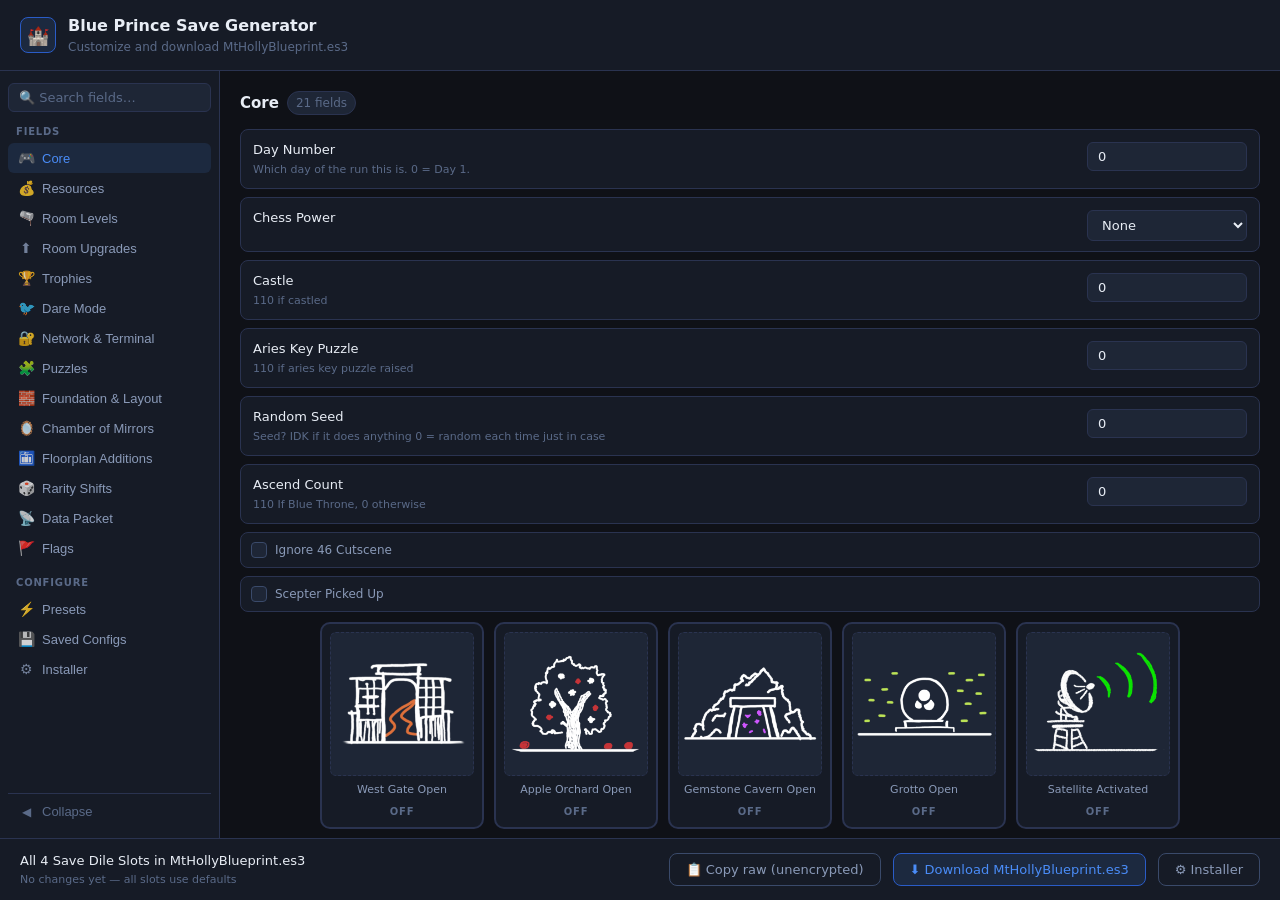
<file: index.html>
<!DOCTYPE html>
<html lang="en">

<head>
  <meta charset="UTF-8">
  <meta name="viewport" content="width=device-width, initial-scale=1.0">
  <title>Blue Prince Save Generator</title>
  <link rel="stylesheet" href="src/ui/styles.css">
</head>

<body>
  <div class="app">

    <header>
      <div class="logo">🏰</div>
      <div class="title-block">
        <h1>Blue Prince Save Generator</h1>
        <p>Customize and download MtHollyBlueprint.es3</p>
      </div>
    </header>

    <aside>
      <div class="sidebar-search-wrap">
        <input class="sidebar-search" type="text" placeholder="🔍 Search fields…" autocomplete="off"
          oninput="handleGlobalSearch(this.value)">
      </div>
      <div class="tab-section">
        <span class="tab-section-label">Fields</span>
        <button class="nav-btn" title="Core" onclick="showPanel('editor-Core')"><span class="icon">🎮</span><span
            class="nav-label">Core</span><span class="nav-count" id="cnt-Core"></span></button>
        <button class="nav-btn" title="Resources" onclick="showPanel('editor-Resources')"><span
            class="icon">💰</span><span class="nav-label">Resources</span><span class="nav-count"
            id="cnt-Resources"></span></button>
        <button class="nav-btn" title="Room Levels" onclick="showPanel('editor-Room Levels')"><span
            class="icon">🫗</span><span class="nav-label">Room Levels</span><span class="nav-count"
            id="cnt-Room Levels"></span></button>
        <button class="nav-btn" title="Room Upgrades" onclick="showPanel('editor-Room Upgrades')"><span
            class="icon">⬆</span><span class="nav-label">Room Upgrades</span><span class="nav-count"
            id="cnt-Room Upgrades"></span></button>
        <button class="nav-btn" title="Trophies" onclick="showPanel('editor-Trophies')"><span
            class="icon">🏆</span><span class="nav-label">Trophies</span><span class="nav-count"
            id="cnt-Trophies"></span></button>
        <button class="nav-btn" title="Dare Mode" onclick="showPanel('editor-Dare Mode')"><span
            class="icon">🐦</span><span class="nav-label">Dare Mode</span><span class="nav-count"
            id="cnt-Dare Mode"></span></button>
        <button class="nav-btn" title="Network &amp; Terminal"
          onclick="showPanel('editor-Network &amp; Terminal')"><span class="icon">🔐</span><span
            class="nav-label">Network &amp; Terminal</span><span class="nav-count"
            id="cnt-Network &amp; Terminal"></span></button>
        <button class="nav-btn" title="Puzzles" onclick="showPanel('editor-Puzzles')"><span class="icon">🧩</span><span
            class="nav-label">Puzzles</span><span class="nav-count" id="cnt-Puzzles"></span></button>
        <button class="nav-btn" title="Foundation &amp; Layout"
          onclick="showPanel('editor-Foundation &amp; Layout')"><span class="icon">🧱</span><span
            class="nav-label">Foundation &amp; Layout</span><span class="nav-count"
            id="cnt-Foundation &amp; Layout"></span></button>
        <button class="nav-btn" title="Chamber of Mirrors Additions"
          onclick="showPanel('editor-Chamber of Mirrors Additions')"><span class="icon">🪞</span><span
            class="nav-label">Chamber of Mirrors</span><span class="nav-count"
            id="cnt-Chamber of Mirrors Additions"></span></button>
        <button class="nav-btn" title="Floorplan Additions" onclick="showPanel('editor-Floorplan Additions')"><span
            class="icon">🛅</span><span class="nav-label">Floorplan Additions</span><span class="nav-count"
            id="cnt-Floorplan Additions"></span></button>
        <button class="nav-btn" title="Rarity Shifts" onclick="showPanel('rarity-shifts')"><span
            class="icon">🎲</span><span class="nav-label">Rarity Shifts</span><span class="nav-count"
            id="cnt-rarity"></span></button>
        <button class="nav-btn" title="Data Packet" onclick="showPanel('data-packet')"><span class="icon">📡</span><span
            class="nav-label">Data Packet</span><span class="nav-count" id="cnt-data-packet"></span></button>
        <button class="nav-btn" title="Flags" onclick="showPanel('flags')"><span class="icon">🚩</span><span
            class="nav-label">Flags</span><span class="nav-count" id="cnt-flags"></span></button>
      </div>
      <div class="tab-section">
        <span class="tab-section-label">Configure</span>
        <button class="nav-btn" title="Presets" onclick="showPanel('presets')"><span class="icon">⚡</span><span
            class="nav-label">Presets</span></button>
        <button class="nav-btn" title="Saved Configs" onclick="showPanel('configs')"><span class="icon">💾</span><span
            class="nav-label">Saved Configs</span></button>
        <button class="nav-btn" title="Installer" onclick="showPanel('installer')"><span class="icon">⚙</span><span
            class="nav-label">Installer</span></button>
      </div>
      <button class="sidebar-toggle-btn" title="Toggle sidebar" onclick="toggleSidebar()">
        <span class="icon" id="sidebar-arrow">◀</span><span class="nav-label">Collapse</span>
      </button>
    </aside>

    <main id="main-panels">

      <!-- Flags panel -->
      <div class="panel" id="panel-flags">
        <div class="section-header">
          <h2>Flags &amp; Booleans</h2>
          <span class="count" id="flags-on-count">0 on</span>
        </div>
        <p class="desc-text">Toggle boolean game state flags. Green = true/on. Applied to all 4 slots.</p>
        <div class="bool-grid" id="bool-grid"></div>
      </div>

      <!-- Presets panel -->
      <div class="panel" id="panel-presets">
        <div class="section-header">
          <h2>Presets</h2>
        </div>
        <p class="desc-text">Quick-apply common setups. Values merge into your config — other fields stay unchanged.
          Applied to all 4 slots.</p>
        <div class="preset-grid" id="preset-grid"></div>
      </div>

      <!-- Saved configs panel -->
      <div class="panel" id="panel-configs">
        <div class="section-header">
          <h2>Saved Configurations</h2>
        </div>
        <p class="desc-text">Save your setup as a shareable JSON. Import from others the same way.</p>
        <div class="config-save-row">
          <input type="text" id="config-name-input" placeholder="Configuration name…"
            onkeydown="if(event.key==='Enter') saveConfig()">
          <button class="btn" onclick="saveConfig()">💾 Save current</button>
          <label class="file-label">
            📂 Import JSON
            <input type="file" accept=".json" style="display:none" onchange="importConfig(event)">
          </label>
        </div>
        <div class="import-drop" id="import-drop">
          <div style="font-size:24px">📁</div>
          <p>Drop a config JSON here or click to browse</p>
          <input type="file" accept=".json" style="display:none" onchange="importConfig(event)">
        </div>
        <div class="config-list" id="config-list">
          <div class="empty-state">No saved configs yet.</div>
        </div>
      </div>

      <!-- Installer panel -->
      <div class="panel" id="panel-installer">
        <div class="section-header">
          <h2>Installer</h2>
        </div>

        <!-- ── Direct install ── -->
        <div class="installer-section">
          <div class="installer-section-title">Direct install <span class="installer-badge">Recommended</span></div>
          <p class="installer-section-desc">
            Pick your save folder and the website writes the file straight to disk — no script, no Windows security
            warnings.
            Also backs up your old save to a <strong>Save Folders/{timestamp}/</strong> subfolder automatically.<br>
            <span class="installer-note">Requires Chrome or Edge. Blue Prince must be closed first.</span>
          </p>
          <button class="btn btn-primary" id="direct-install-btn" onclick="directInstall()">
            📁 Pick Save Folder &amp; Install
          </button>
        </div>

        <div class="installer-divider"></div>

        <!-- ── .bat installer ── -->
        <div class="installer-section">
          <div class="installer-section-title">Batch installer (.bat) <span
              class="installer-badge installer-badge-alt">Also launches the game</span></div>
          <p class="installer-section-desc">
            Generates a <strong>Blue_Prince_Install.bat</strong> that backs up your old save, installs the new one, and
            launches Blue Prince.<br>
            <span class="installer-note">
              If Windows blocks the file: right-click it → <strong>Properties</strong> → check <strong>Unblock</strong>
              → OK, then double-click to run.
            </span>
          </p>

          <div class="installer-form">
            <div class="installer-field">
              <label class="installer-label" for="installer-save-path">Save file path</label>
              <p class="installer-hint">Full path to MtHollyBlueprint.es3 — e.g.
                <code>C:\Users\YourName\AppData\LocalLow\Dogubomb\BLUE PRINCE\storage\MtHollyBlueprint.es3</code>
              </p>
              <input type="text" id="installer-save-path" class="installer-input"
                placeholder="C:\Users\...\storage\MtHollyBlueprint.es3"
                oninput="localStorage.setItem('bp_inst_save', this.value)">
            </div>

            <div class="installer-field">
              <label class="installer-label" for="installer-game-exe">Blue Prince executable <span
                  class="installer-optional">(optional)</span></label>
              <p class="installer-hint">Full path to the game .exe e.g.
                C:\Program Files (x86)\Steam\steamapps\common\Blue Prince\BLUE PRINCE.exe
                — leave blank to skip auto-launch.</p>
              <input type="text" id="installer-game-exe" class="installer-input"
                placeholder="C:\Program Files (x86)\Steam\steamapps\common\Blue Prince\Blue Prince.exe"
                oninput="localStorage.setItem('bp_inst_game', this.value)">
            </div>

            <button class="btn installer-download-btn" id="inst-panel-btn" onclick="downloadInstaller()">
              ⬇ Download installer.bat
            </button>
          </div>
        </div>
      </div>

      <!-- Field editor panels are injected here by app.js at runtime -->

    </main>

    <footer>
      <div class="footer-info">
        <div class="fi-title">All 4 Save Dile Slots in MtHollyBlueprint.es3</div>
        <div class="fi-sub" id="footer-sub">Ready to drop into your Blue Prince save directory</div>
      </div>
      <button class="btn" onclick="copyRaw()" id="copy-btn">📋 Copy raw (unencrypted)</button>
      <button class="btn btn-primary" onclick="downloadEncrypted()" id="enc-btn">⬇ Download
        MtHollyBlueprint.es3</button>
      <button class="btn" onclick="showPanel('installer')" id="inst-btn"
        title="Set up and download the Windows batch installer">
        ⚙ Installer
      </button>
    </footer>

  </div>
  <div class="toast" id="toast"></div>

  <!-- Data (field definitions and save template) -->
  <script src="src/data/fields.js"></script>
  <script src="src/data/save_template.js"></script>

  <!-- Engine (save generation and encryption) -->
  <script src="src/engine/savegen.js"></script>
  <script src="src/engine/encrypt.js"></script>
  <script src="src/engine/install.js"></script>

  <!-- UI (must load last — depends on all of the above) -->
  <script src="src/ui/app.js"></script>

</body>

</html>
</file>
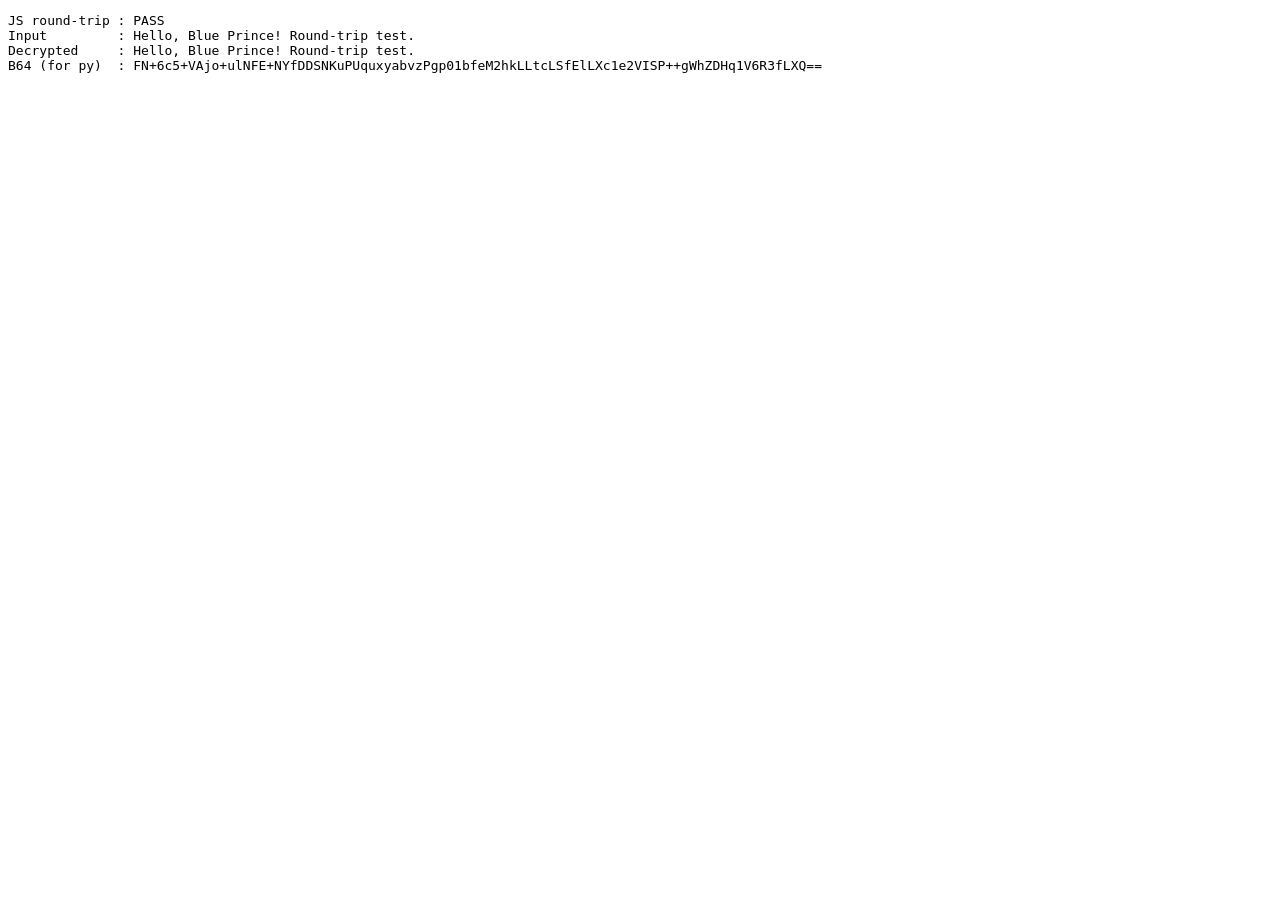
<file: tools/encrypt_test.html>
<!DOCTYPE html>
<html>
<head><meta charset="UTF-8"><title>encrypt.js test</title></head>
<body>
<pre id="out">Running...</pre>
<script src="../src/engine/encrypt.js"></script>
<script>
(async () => {
  const out = document.getElementById('out');
  const TEST = 'Hello, Blue Prince! Round-trip test.';
  try {
    const b64 = await es3Encrypt(TEST);
    const decrypted = await es3Decrypt(b64);
    const ok = decrypted === TEST;
    out.textContent = [
      'JS round-trip : ' + (ok ? 'PASS' : 'FAIL'),
      'Input         : ' + TEST,
      'Decrypted     : ' + decrypted,
      'B64 (for py)  : ' + b64,
    ].join('\n');
  } catch(e) {
    out.textContent = 'ERROR: ' + e;
  }
})();
</script>
</body>
</html>
</file>
<file: src/ui/styles.css>
/* =============================================================================
   STYLES.CSS  —  All visual styling for the Blue Prince Save Generator
   ============================================================================= */

*, *::before, *::after { box-sizing: border-box; margin: 0; padding: 0; }

:root {
  --bg:         #0f1117;
  --bg2:        #161b26;
  --bg3:        #1e2636;
  --bg4:        #252d3d;
  --border:     #2a3350;
  --border2:    #3a4a6a;
  --text:       #e8edf5;
  --text2:      #8a9ab8;
  --text3:      #5a6a88;
  --accent:     #4a8cf7;
  --accent2:    #2a5cc7;
  --accent-bg:  rgba(74, 140, 247, 0.12);
  --green:      #3dba78;
  --green-bg:   rgba(61, 186, 120, 0.12);
  --red:        #e05050;
  --radius:     8px;
  --radius-lg:  12px;
}

body {
  font-family: -apple-system, BlinkMacSystemFont, 'Segoe UI', system-ui, sans-serif;
  background: var(--bg);
  color: var(--text);
  font-size: 14px;
  line-height: 1.5;
  min-height: 100vh;
}

/* ── Layout ─────────────────────────────────────────────────────────────────── */

.app {
  display: grid;
  grid-template-columns: 220px 1fr;
  grid-template-rows: auto 1fr auto;
  height: 100vh;
  overflow: hidden;
  transition: grid-template-columns .18s ease;
}
.app.sidebar-collapsed { grid-template-columns: 48px 1fr; }

/* ── Header ──────────────────────────────────────────────────────────────────── */

header {
  grid-column: 1 / -1;
  display: flex;
  align-items: center;
  gap: 12px;
  padding: 14px 20px;
  background: var(--bg2);
  border-bottom: 1px solid var(--border);
  z-index: 10;
}

.logo {
  width: 36px; height: 36px;
  border-radius: 8px;
  background: var(--accent-bg);
  border: 1px solid var(--accent2);
  display: flex; align-items: center; justify-content: center;
  font-size: 18px;
  flex-shrink: 0;
}

.title-block h1 { font-size: 16px; font-weight: 600; }
.title-block p  { font-size: 12px; color: var(--text3); }

.header-right  { margin-left: auto; display: flex; align-items: center; gap: 8px; }
.slot-label    { font-size: 12px; color: var(--text3); }

.slot-btn {
  padding: 4px 10px;
  font-size: 12px;
  border: 1px solid var(--border);
  border-radius: 6px;
  background: transparent;
  color: var(--text2);
  cursor: pointer;
  transition: all .15s;
}
.slot-btn.active          { background: var(--accent-bg); border-color: var(--accent2); color: var(--accent); }
.slot-btn:hover:not(.active) { background: var(--bg3); border-color: var(--border2); }

/* ── Sidebar ─────────────────────────────────────────────────────────────────── */

aside {
  background: var(--bg2);
  border-right: 1px solid var(--border);
  overflow-y: auto;
  overflow-x: hidden;
  padding: 12px 8px;
  display: flex;
  flex-direction: column;
}

.tab-section        { margin-bottom: 8px; }
.tab-section-label  {
  font-size: 10px; font-weight: 600; color: var(--text3);
  text-transform: uppercase; letter-spacing: .08em;
  padding: 4px 8px; display: block;
  white-space: nowrap;
}

.nav-btn {
  display: flex; align-items: center; gap: 8px;
  width: 100%; padding: 7px 10px;
  border: none; border-radius: 6px;
  background: transparent; color: var(--text2);
  cursor: pointer; font-size: 13px; text-align: left;
  transition: all .12s; white-space: nowrap;
}
.nav-btn:hover        { background: var(--bg3); color: var(--text); }
.nav-btn.active       { background: var(--accent-bg); color: var(--accent); }
.nav-btn .icon        { width: 16px; text-align: center; font-size: 14px; opacity: .8; flex-shrink: 0; }
.nav-label            { overflow: hidden; text-overflow: ellipsis; }
.nav-count            { margin-left: auto; font-size: 10px; color: var(--text3); flex-shrink: 0; }

/* ── Sidebar search ──────────────────────────────────────────────────────────── */

.sidebar-search-wrap { padding: 0 0 8px; }
.sidebar-search {
  width: 100%; padding: 6px 10px; font-size: 12px;
  background: var(--bg3); border: 1px solid var(--border);
  border-radius: 6px; color: var(--text); outline: none;
  font-family: inherit; transition: border-color .15s;
}
.sidebar-search:focus  { border-color: var(--accent); }
.sidebar-search::placeholder { color: var(--text3); }

/* ── Sidebar collapse ────────────────────────────────────────────────────────── */

.sidebar-toggle-btn {
  display: flex; align-items: center; gap: 8px;
  width: 100%; padding: 7px 10px; margin-top: auto; padding-top: 10px;
  border: none; border-top: 1px solid var(--border);
  background: transparent; color: var(--text3);
  cursor: pointer; font-size: 13px; text-align: left;
  transition: color .12s; white-space: nowrap; flex-shrink: 0;
}
.sidebar-toggle-btn:hover { color: var(--text); }
.sidebar-toggle-btn .icon { width: 16px; text-align: center; font-size: 12px; flex-shrink: 0; }

.app.sidebar-collapsed .sidebar-search-wrap { display: none; }
.app.sidebar-collapsed .tab-section-label   { display: none; }
.app.sidebar-collapsed .nav-label           { display: none; }
.app.sidebar-collapsed .nav-count           { display: none; }
.app.sidebar-collapsed .nav-btn             { justify-content: center; padding: 8px 0; }
.app.sidebar-collapsed .nav-btn .icon       { width: auto; font-size: 16px; }
.app.sidebar-collapsed .sidebar-toggle-btn  { justify-content: center; padding: 10px 0 8px; }

/* ── Search results panel ────────────────────────────────────────────────────── */

.search-result-wrap   { margin-bottom: 6px; }
.search-section-tag {
  font-size: 10px; font-weight: 600; text-transform: uppercase;
  letter-spacing: .08em; color: var(--accent); margin-bottom: 3px; display: block;
}

/* ── Main panel ──────────────────────────────────────────────────────────────── */

main    { overflow-y: auto; padding: 20px; }
.panel  { display: none; }
.panel.active { display: block; }

.section-header    { display: flex; align-items: center; gap: 8px; margin-bottom: 14px; }
.section-header h2 { font-size: 15px; font-weight: 600; }
.section-header .count {
  font-size: 12px; color: var(--text3);
  background: var(--bg3); border: 1px solid var(--border);
  padding: 2px 8px; border-radius: 20px;
}
.desc-text { font-size: 13px; color: var(--text2); margin-bottom: 16px; line-height: 1.6; }
.desc-text code {
  font-family: monospace; font-size: 12px;
  background: var(--bg3); padding: 1px 5px; border-radius: 4px;
}

/* ── Field rows ──────────────────────────────────────────────────────────────── */

.field-grid { display: grid; gap: 8px; }
.field-row {
  display: grid; grid-template-columns: 1fr 160px;
  gap: 12px; align-items: start;
  padding: 10px 12px;
  background: var(--bg2); border: 1px solid var(--border);
  border-radius: var(--radius);
  transition: border-color .12s;
}
.field-row:hover    { border-color: var(--border2); }
.field-row.modified { border-color: var(--accent2); background: var(--accent-bg); }

.field-label { font-size: 13px; font-weight: 500; color: var(--text); margin-bottom: 2px; }
.field-desc  { font-size: 11px; color: var(--text3); line-height: 1.5; }
.field-input-wrap { padding-top: 2px; }

/* ── Inputs ──────────────────────────────────────────────────────────────────── */

input[type=number],
input[type=text],
select {
  width: 100%; padding: 6px 10px; font-size: 13px;
  background: var(--bg3); border: 1px solid var(--border);
  border-radius: 6px; color: var(--text);
  outline: none; transition: border-color .15s;
  font-family: inherit;
}
input[type=number]:focus,
input[type=text]:focus,
select:focus { border-color: var(--accent); background: var(--bg4); }

/* ── Searchable select ───────────────────────────────────────────────────────── */
.ss-wrap { position: relative; }
.ss-dropdown {
  display: none; position: absolute; top: calc(100% + 2px); left: 0;
  min-width: 100%; max-height: 220px; overflow-y: auto;
  background: var(--bg3); border: 1px solid var(--border);
  border-radius: 6px; z-index: 200;
  box-shadow: 0 4px 14px rgba(0,0,0,.45);
}
.ss-dropdown.open { display: block; }
.ss-option {
  padding: 7px 10px; font-size: 13px; color: var(--text); cursor: pointer;
}
.ss-option:hover { background: var(--bg4); color: var(--accent); }

/* ── Boolean flags ───────────────────────────────────────────────────────────── */

.bool-grid {
  display: grid;
  grid-template-columns: repeat(auto-fill, minmax(220px, 1fr));
  gap: 8px;
}
.bool-item {
  display: flex; align-items: center; gap: 8px;
  padding: 8px 10px;
  background: var(--bg2); border: 1px solid var(--border);
  border-radius: var(--radius);
  cursor: pointer; transition: all .12s; user-select: none;
}
.bool-item:hover  { background: var(--bg3); border-color: var(--border2); }
.bool-item.on     { background: var(--green-bg); border-color: #2a8a58; }

.bool-check {
  width: 16px; height: 16px; border-radius: 4px;
  border: 1px solid var(--border2); background: var(--bg3);
  display: flex; align-items: center; justify-content: center;
  flex-shrink: 0; font-size: 11px; transition: all .12s;
}
.bool-item.on .bool-check { background: var(--green); border-color: var(--green); color: #fff; }

.bool-item-label       { font-size: 12px; color: var(--text2); flex: 1; word-break: break-word; }
.bool-item.on .bool-item-label { color: var(--green); }

/* ── Presets ─────────────────────────────────────────────────────────────────── */

.preset-grid {
  display: grid; grid-template-columns: repeat(auto-fill, minmax(220px, 1fr)); gap: 12px;
}
.preset-card  { padding: 16px; background: var(--bg2); border: 1px solid var(--border); border-radius: var(--radius-lg); }
.preset-title { font-size: 14px; font-weight: 600; margin-bottom: 4px; }
.preset-desc  { font-size: 12px; color: var(--text2); margin-bottom: 10px; }
.preset-vals  { font-size: 11px; color: var(--text3); font-family: monospace; margin-bottom: 12px; line-height: 1.8; }

.btn-apply {
  width: 100%; padding: 7px; font-size: 12px;
  border: 1px solid var(--border2); border-radius: 6px;
  background: transparent; color: var(--text2);
  cursor: pointer; transition: all .12s; font-family: inherit;
}
.btn-apply:hover { background: var(--accent-bg); border-color: var(--accent2); color: var(--accent); }

/* ── Saved configs ───────────────────────────────────────────────────────────── */

.config-save-row { display: flex; gap: 8px; margin-bottom: 16px; flex-wrap: wrap; }
.config-save-row input { flex: 1; min-width: 180px; }
.config-list { display: grid; gap: 8px; }

.config-item {
  display: flex; align-items: center; gap: 10px;
  padding: 10px 14px;
  background: var(--bg2); border: 1px solid var(--border);
  border-radius: var(--radius);
}
.config-info  { flex: 1; }
.config-name  { font-size: 13px; font-weight: 500; }
.config-meta  { font-size: 11px; color: var(--text3); }
.empty-state  {
  padding: 40px; text-align: center; color: var(--text3);
  border: 1px dashed var(--border); border-radius: var(--radius-lg); font-size: 13px;
}

.import-drop {
  border: 2px dashed var(--border); border-radius: var(--radius-lg);
  padding: 30px; text-align: center; cursor: pointer;
  transition: all .2s; margin-bottom: 16px;
}
.import-drop:hover,
.import-drop.drag-over { border-color: var(--accent2); background: var(--accent-bg); }
.import-drop p { font-size: 13px; color: var(--text3); margin-top: 8px; }

/* ── Footer ──────────────────────────────────────────────────────────────────── */

footer {
  grid-column: 1 / -1;
  display: flex; align-items: center; gap: 12px;
  padding: 12px 20px;
  background: var(--bg2); border-top: 1px solid var(--border);
}
.footer-info          { flex: 1; }
.footer-info .fi-title { font-size: 13px; font-weight: 500; }
.footer-info .fi-sub   { font-size: 11px; color: var(--text3); margin-top: 1px; }

/* ── Buttons ─────────────────────────────────────────────────────────────────── */

.btn {
  padding: 8px 16px; font-size: 13px;
  border-radius: var(--radius); border: 1px solid var(--border2);
  background: transparent; color: var(--text2);
  cursor: pointer; transition: all .15s;
  font-family: inherit;
  display: flex; align-items: center; gap: 6px;
}
.btn:hover    { background: var(--bg3); border-color: var(--border2); color: var(--text); }
.btn:disabled { opacity: .5; cursor: not-allowed; }

.btn-primary        { background: var(--accent-bg); border-color: var(--accent2); color: var(--accent); font-weight: 500; }
.btn-primary:hover  { background: rgba(74, 140, 247, 0.2); }

.btn-sm      { padding: 5px 10px; font-size: 12px; }
.btn-danger  { color: var(--red); border-color: transparent; }
.btn-danger:hover { background: rgba(224, 80, 80, 0.1); border-color: var(--red); }

label.file-label {
  display: flex; align-items: center; gap: 6px;
  padding: 8px 16px; font-size: 13px;
  border-radius: var(--radius); border: 1px solid var(--border2);
  background: transparent; color: var(--text2);
  cursor: pointer; transition: all .15s; font-family: inherit;
}
label.file-label:hover { background: var(--bg3); color: var(--text); }

/* ── Toast notification ──────────────────────────────────────────────────────── */

.toast {
  position: fixed; bottom: 80px; right: 20px;
  padding: 10px 16px;
  background: var(--green); color: #fff;
  border-radius: var(--radius);
  font-size: 13px; font-weight: 500;
  opacity: 0; transform: translateY(10px);
  transition: all .2s; pointer-events: none; z-index: 100;
}
.toast.show { opacity: 1; transform: translateY(0); }

/* ── Installer panel ─────────────────────────────────────────────────────────── */

.installer-section         { max-width: 700px; margin-bottom: 4px; }
.installer-section-title   { font-size: 14px; font-weight: 600; margin-bottom: 8px; display: flex; align-items: center; gap: 8px; }
.installer-section-desc    { font-size: 13px; color: var(--text2); line-height: 1.7; margin-bottom: 14px; }
.installer-note            { font-size: 12px; color: var(--text3); }

.installer-badge {
  font-size: 11px; font-weight: 500; padding: 2px 8px; border-radius: 20px;
  background: var(--green-bg); color: var(--green); border: 1px solid #2a8a58;
}
.installer-badge-alt {
  background: var(--accent-bg); color: var(--accent); border-color: var(--accent2);
}

.installer-divider {
  border-top: 1px solid var(--border); margin: 20px 0; max-width: 700px;
}

.installer-form         { display: grid; gap: 16px; }
.installer-field        { display: grid; gap: 6px; }
.installer-label        { font-size: 13px; font-weight: 600; color: var(--text); }
.installer-optional     { font-size: 11px; font-weight: 400; color: var(--text3); }
.installer-hint         { font-size: 11px; color: var(--text3); line-height: 1.5; }
.installer-hint code    {
  font-family: monospace; font-size: 11px;
  background: var(--bg3); padding: 1px 5px; border-radius: 4px;
  word-break: break-all;
}
.installer-input {
  width: 100%; padding: 8px 12px; font-size: 13px;
  background: var(--bg3); border: 1px solid var(--border);
  border-radius: 6px; color: var(--text);
  outline: none; transition: border-color .15s; font-family: monospace;
}
.installer-input:focus     { border-color: var(--accent); background: var(--bg4); }
.installer-download-btn    { justify-self: start; }

/* ── Upgrade image picker ────────────────────────────────────────────────────── */

.field-row.upgrade-row {
  display: block;
  padding: 12px 14px;
}

.upgrade-row-header { margin-bottom: 10px; }

.upgrade-picker-rows {
  display: flex;
  flex-direction: column;
  gap: 8px;
}

.upgrade-picker {
  display: flex;
  flex-wrap: wrap;
  gap: 8px;
}

.upgrade-option {
  display: flex;
  flex-direction: column;
  align-items: center;
  cursor: pointer;
  padding: 6px;
  border: 2px solid var(--border);
  border-radius: 8px;
  background: var(--bg3);
  transition: border-color .15s, background .15s;
  width: 160px;
}

.upgrade-option:hover            { border-color: var(--border2); background: var(--bg4); }
.upgrade-option.selected         { border-color: var(--accent2); background: var(--accent-bg); }
.upgrade-row.modified .upgrade-option.selected { border-color: var(--accent); }

.upgrade-img-wrap {
  width: 144px;
  height: 144px;
  border-radius: 6px;
  background: var(--bg2);
  border: 1px dashed var(--border);
  display: flex;
  align-items: center;
  justify-content: center;
  overflow: hidden;
  flex-shrink: 0;
}

/* When image loads successfully it fills the wrapper */
.upgrade-img-wrap img {
  width: 100%;
  height: 100%;
  object-fit: contain;
  display: block;
  border-radius: 5px;
}

/* broken class added by onerror — hide so wrapper shows dashed placeholder */
.upgrade-img-wrap img.broken { display: none; }

.upgrade-option-label { display: none; }

/* Image-toggle rows embedded inside a regular field-grid (e.g. Core panel) */
.field-grid > .image-toggle-row {
  display: flex; flex-wrap: wrap; justify-content: center;
  gap: 10px; margin: 2px 0;
}

/* ── Rarity Shifts panel ─────────────────────────────────────────────────────── */

.rarity-grid {
  display: grid;
  grid-template-columns: repeat(auto-fill, minmax(160px, 1fr));
  gap: 10px;
}

.rarity-card {
  display: flex;
  flex-direction: column;
  align-items: center;
  gap: 7px;
  padding: 8px;
  background: var(--bg2);
  border: 2px solid var(--border);
  border-radius: 10px;
  transition: border-color .15s, background .15s;
}
.rarity-card:hover   { border-color: var(--border2); }
.rarity-card.modified { border-color: var(--accent2); background: var(--accent-bg); }

.rarity-img-wrap {
  width: 144px; height: 144px;
  border-radius: 6px;
  background: var(--bg3);
  border: 1px dashed var(--border);
  display: flex; align-items: center; justify-content: center;
  overflow: hidden; flex-shrink: 0;
}
.rarity-img-wrap img {
  width: 100%; height: 100%;
  object-fit: contain; display: block; border-radius: 5px;
}
.rarity-img-wrap img.broken { display: none; }

.rarity-room-name {
  font-size: 11px; font-weight: 500;
  color: var(--text2); text-align: center;
  line-height: 1.3; width: 100%;
}

.rarity-levels {
  display: flex; gap: 5px; justify-content: center;
}

.rarity-dot {
  width: 24px; height: 24px;
  border-radius: 5px; border: 2px solid transparent;
  cursor: pointer; transition: transform .1s, filter .1s;
  padding: 0; flex-shrink: 0;
}
.rarity-dot:hover { transform: scale(1.15); filter: brightness(1.25); }

/* Default dot — transparent with an × */
.rarity-dot[data-level="0"] {
  background: transparent;
  border-color: rgba(90,106,136,.5);
  position: relative;
}
.rarity-dot[data-level="0"]::before,
.rarity-dot[data-level="0"]::after {
  content: '';
  position: absolute;
  top: 50%; left: 50%;
  width: 60%; height: 2px;
  background: rgba(90,106,136,.6);
  border-radius: 1px;
  transform-origin: center;
}
.rarity-dot[data-level="0"]::before { transform: translate(-50%, -50%) rotate(45deg); }
.rarity-dot[data-level="0"]::after  { transform: translate(-50%, -50%) rotate(-45deg); }
.rarity-dot.active[data-level="0"] {
  border-color: #8a9ab8;
}
.rarity-dot.active[data-level="0"]::before,
.rarity-dot.active[data-level="0"]::after { background: #8a9ab8; }

/* Inactive states */
.rarity-dot[data-level="1"] { background: rgba(121,101,105,.2); border-color: rgba(121,101,105,.45); }
.rarity-dot[data-level="2"] { background: rgba(157, 99,111,.2); border-color: rgba(157, 99,111,.45); }
.rarity-dot[data-level="3"] { background: rgba(207, 87,114,.2); border-color: rgba(207, 87,114,.45); }
.rarity-dot[data-level="4"] { background: rgba(255, 59,102,.2); border-color: rgba(255, 59,102,.45); }

/* Active (selected) states */
.rarity-dot.active[data-level="1"] { background: #796569; border-color: #796569; }
.rarity-dot.active[data-level="2"] { background: #9d636f; border-color: #9d636f; }
.rarity-dot.active[data-level="3"] { background: #cf5772; border-color: #cf5772; }
.rarity-dot.active[data-level="4"] { background: #ff3b66; border-color: #ff3b66; }

.rarity-level-label {
  font-size: 10px; font-weight: 600;
  text-transform: uppercase; letter-spacing: .06em;
}
.rarity-lv-0 { color: #8a9ab8; }
.rarity-lv-1 { color: #796569; }
.rarity-lv-2 { color: #9d636f; }
.rarity-lv-3 { color: #cf5772; }
.rarity-lv-4 { color: #ff3b66; }

/* ── Addition card panels (Chamber of Mirrors & Floorplan) ─────────────────── */

.chamber-count-input {
  width: 64px; padding: 4px 6px; font-size: 12px; text-align: center;
  background: var(--bg3); border: 1px solid var(--border);
  border-radius: 6px; color: var(--text); outline: none;
  font-family: inherit;
}
.chamber-count-input:focus { border-color: var(--accent); background: var(--bg4); }

.addition-toggle { cursor: pointer; }
.rarity-card.addition-on { border-color: var(--green); background: var(--green-bg); }
.rarity-card.addition-on .rarity-room-name { color: var(--green); }
.addition-toggle-label {
  font-size: 10px; font-weight: 700;
  text-transform: uppercase; letter-spacing: .08em; color: var(--text3);
}
.rarity-card.addition-on .addition-toggle-label { color: var(--green); }

.add-count-dot {
  width: 24px; height: 24px;
  border-radius: 5px; border: 2px solid transparent;
  cursor: pointer; transition: transform .1s, filter .1s;
  padding: 0; flex-shrink: 0;
}
.add-count-dot:hover { transform: scale(1.15); filter: brightness(1.25); }

.add-count-dot[data-level="0"] {
  background: transparent; border-color: rgba(90,106,136,.5); position: relative;
}
.add-count-dot[data-level="0"]::before,
.add-count-dot[data-level="0"]::after {
  content: ''; position: absolute; top: 50%; left: 50%;
  width: 60%; height: 2px; background: rgba(90,106,136,.6);
  border-radius: 1px; transform-origin: center;
}
.add-count-dot[data-level="0"]::before { transform: translate(-50%, -50%) rotate(45deg); }
.add-count-dot[data-level="0"]::after  { transform: translate(-50%, -50%) rotate(-45deg); }
.add-count-dot.active[data-level="0"] { border-color: #8a9ab8; }
.add-count-dot.active[data-level="0"]::before,
.add-count-dot.active[data-level="0"]::after { background: #8a9ab8; }

.add-count-dot[data-level="1"] { background: rgba(61,186,120,.15); border-color: rgba(61,186,120,.40); }
.add-count-dot[data-level="2"] { background: rgba(61,186,120,.35); border-color: rgba(61,186,120,.60); }
.add-count-dot[data-level="3"] { background: rgba(61,186,120,.55); border-color: rgba(61,186,120,.80); }
.add-count-dot.active[data-level="1"] { background: #3dba78; border-color: #3dba78; }
.add-count-dot.active[data-level="2"] { background: #2da060; border-color: #2da060; }
.add-count-dot.active[data-level="3"] { background: #1d8045; border-color: #1d8045; }

.add-count-label {
  font-size: 10px; font-weight: 600;
  text-transform: uppercase; letter-spacing: .06em;
}
.add-cnt-0 { color: #8a9ab8; }
.add-cnt-1 { color: #3dba78; }
.add-cnt-2 { color: #2da060; }
.add-cnt-3 { color: #1d8045; }

/* ── Foundation grid ─────────────────────────────────────────────────────────── */

.foundation-section-label {
  font-size: 11px; font-weight: 600;
  text-transform: uppercase; letter-spacing: .08em;
  color: var(--text3); margin: 16px 0 8px;
}

.foundation-rotation-controls {
  display: flex; align-items: center; gap: 10px; margin-bottom: 12px;
  flex-wrap: wrap; justify-content: center; max-width: 400px; margin-left: auto; margin-right: auto;
}

#foundation-dir-label {
  font-size: 13px; color: var(--text2);
  min-width: 110px; text-align: center;
}

.foundation-grid {
  display: grid;
  grid-template-columns: repeat(5, 1fr);
  gap: 4px;
  max-width: 360px;
  margin: 0 auto 8px;
  padding: 10px;
  border: 1px solid var(--border2);
  border-radius: var(--radius-lg);
  background: var(--bg2);
}

.foundation-cell {
  aspect-ratio: 1;
  border: 1px solid var(--border);
  border-radius: 4px;
  cursor: pointer;
  display: flex; align-items: center; justify-content: center;
  background: var(--bg3);
  transition: border-color .1s, background .1s;
}
.foundation-cell:hover { background: var(--bg4); border-color: var(--border2); }
.foundation-cell.selected { border-color: var(--accent); background: var(--accent-bg); }
.foundation-cell img { width: 85%; height: 85%; object-fit: contain; }

.foundation-coord-label {
  font-size: 12px; color: var(--text2);
  margin: 4px auto 16px; font-family: monospace;
  text-align: center; max-width: 360px;
}

/* ── Data Packet panel ───────────────────────────────────────────────────────── */

.data-packet-columns {
  display: flex; gap: 28px; flex-wrap: wrap; align-items: flex-start;
}
.data-packet-section { flex: 1; min-width: 240px; }

.data-packet-grid {
  display: grid;
  grid-template-columns: repeat(2, 1fr);
  gap: 8px;
}

.data-packet-cell {
  display: flex; align-items: center; gap: 8px;
  padding: 8px 10px;
  background: var(--bg2); border: 1px solid var(--border);
  border-radius: var(--radius);
  cursor: pointer; transition: all .12s; user-select: none;
}
.data-packet-cell:hover { background: var(--bg3); border-color: var(--border2); }
.data-packet-cell.on    { background: var(--green-bg); border-color: #2a8a58; }

input[type=number].data-packet-count {
  width: 36px; padding: 4px; font-size: 12px; text-align: center;
  background: var(--bg3); border: 1px solid var(--border2);
  border-radius: 6px; color: var(--text); outline: none;
  flex-shrink: 0; font-family: inherit;
  appearance: textfield; -moz-appearance: textfield;
}
input[type=number].data-packet-count::-webkit-inner-spin-button,
input[type=number].data-packet-count::-webkit-outer-spin-button {
  -webkit-appearance: none; margin: 0;
}
input[type=number].data-packet-count:focus { border-color: var(--accent); background: var(--bg4); }
.data-packet-cell.on input[type=number].data-packet-count { border-color: var(--green); color: var(--green); }

.data-packet-label {
  font-size: 12px; color: var(--text2); flex: 1; word-break: break-word;
  display: flex; align-items: center; min-height: 2.8em;
}
.data-packet-label span {
  line-height: 1.4;
  display: -webkit-box; -webkit-line-clamp: 2; line-clamp: 2;
  -webkit-box-orient: vertical;
  overflow: hidden;
}
.data-packet-cell.on .data-packet-label { color: var(--green); }

/* ── Scrollbar ───────────────────────────────────────────────────────────────── */

::-webkit-scrollbar       { width: 6px; }
::-webkit-scrollbar-track { background: var(--bg2); }
::-webkit-scrollbar-thumb { background: var(--border2); border-radius: 3px; }
</file>
